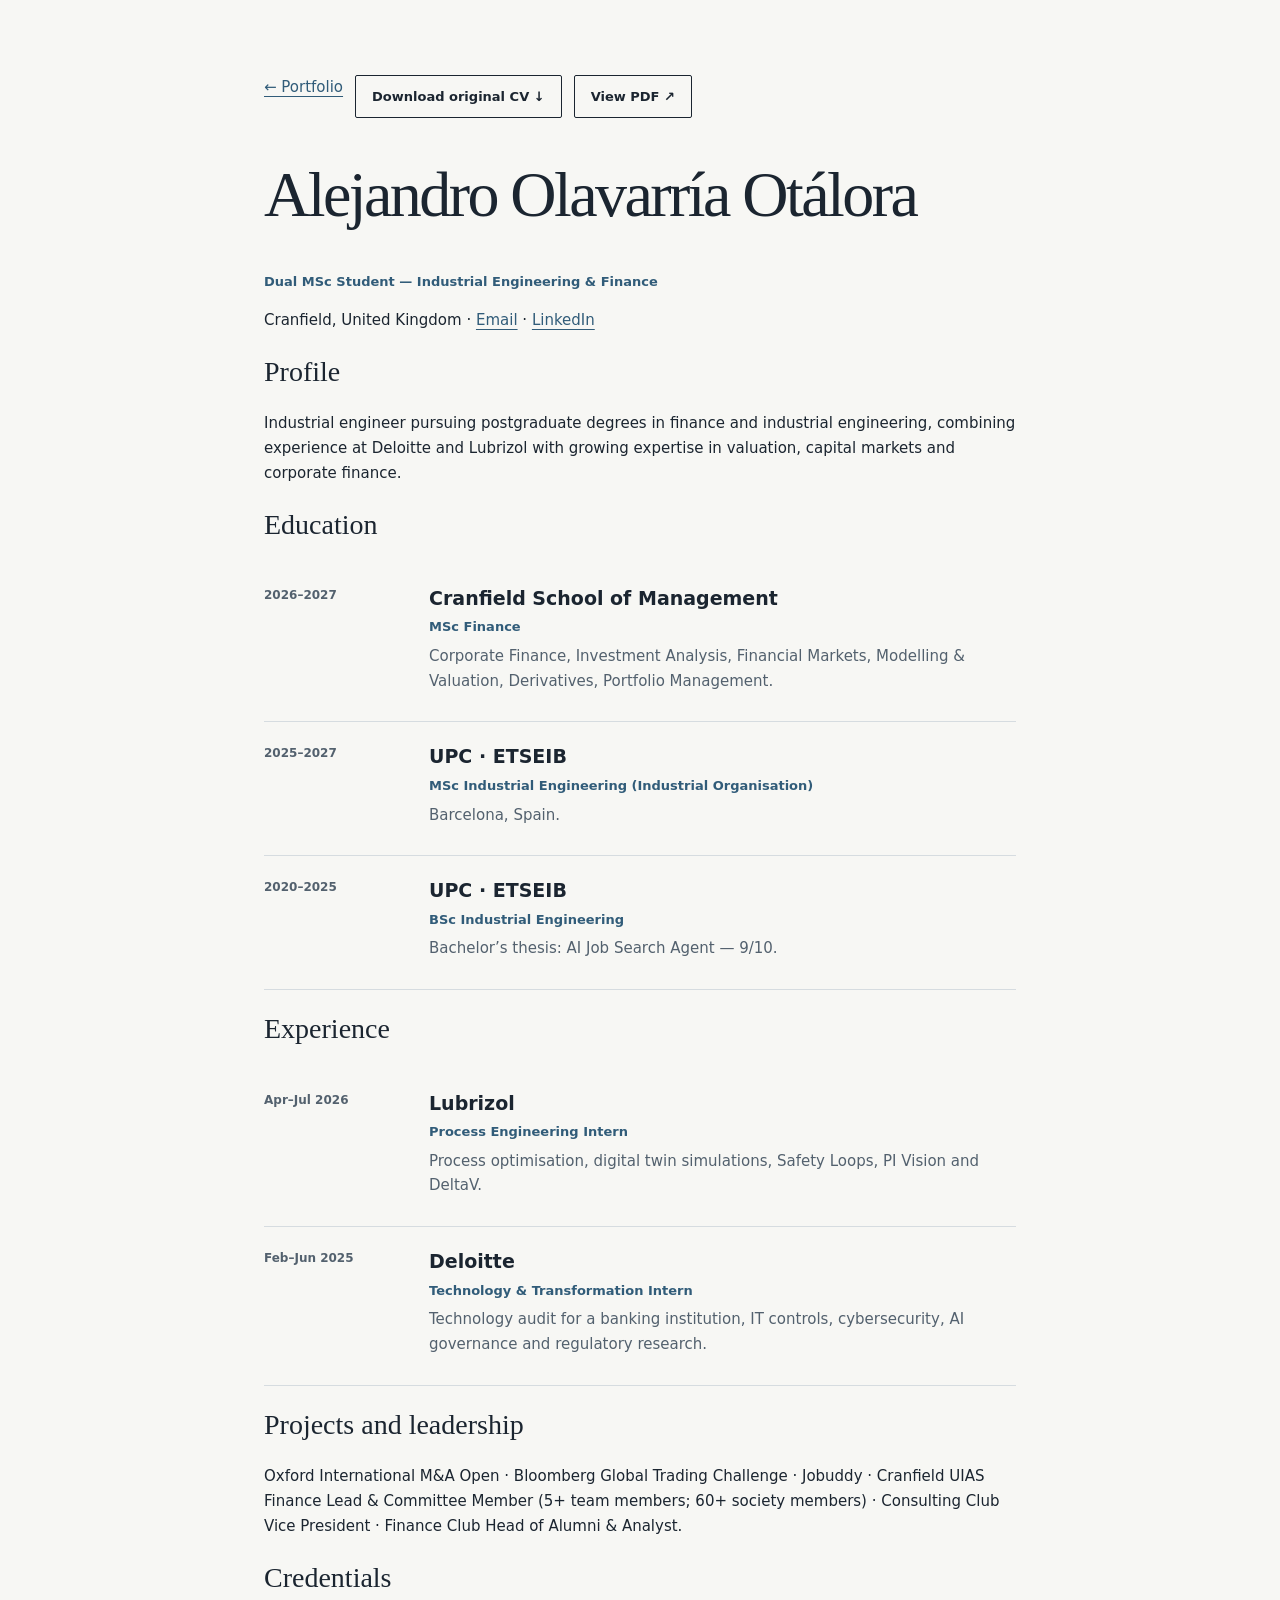
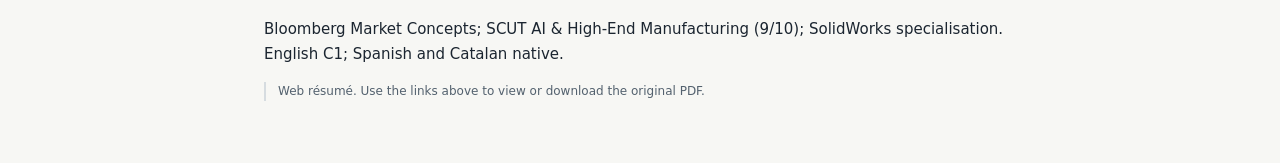
<file: v2/cv.html>
<!doctype html><html lang="en"><head><meta charset="utf-8"><meta name="viewport" content="width=device-width,initial-scale=1"><meta name="robots" content="noindex, follow"><title>CV | Alejandro Olavarría</title><link rel="icon" type="image/svg+xml" href="/v2/favicon.svg"><link rel="stylesheet" href="/v2/style.css"></head><body><main class="project-page"><div class="actions"><a href="/v2/">← Portfolio</a><a class="btn" href="/v2/Alejandro_Olavarria_CV_EN.pdf" download="Alejandro_Olavarria_CV_EN.pdf">Download original CV ↓</a><a class="btn" href="/v2/Alejandro_Olavarria_CV_EN.pdf" target="_blank" rel="noopener">View PDF ↗</a></div><h1>Alejandro Olavarría Otálora</h1><p class="sub">Dual MSc Student — Industrial Engineering & Finance</p><p>Cranfield, United Kingdom · <a href="mailto:alejandro.olavarria02@gmail.com">Email</a> · <a href="https://www.linkedin.com/in/alejandroolavarria/">LinkedIn</a></p><h2>Profile</h2><p>Industrial engineer pursuing postgraduate degrees in finance and industrial engineering, combining experience at Deloitte and Lubrizol with growing expertise in valuation, capital markets and corporate finance.</p><h2>Education</h2><article class="entry"><div class="date">2026–2027</div><div><h3>Cranfield School of Management</h3><div class="sub">MSc Finance</div><p>Corporate Finance, Investment Analysis, Financial Markets, Modelling & Valuation, Derivatives, Portfolio Management.</p></div></article><article class="entry"><div class="date">2025–2027</div><div><h3>UPC · ETSEIB</h3><div class="sub">MSc Industrial Engineering (Industrial Organisation)</div><p>Barcelona, Spain.</p></div></article><article class="entry"><div class="date">2020–2025</div><div><h3>UPC · ETSEIB</h3><div class="sub">BSc Industrial Engineering</div><p>Bachelor’s thesis: AI Job Search Agent — 9/10.</p></div></article><h2>Experience</h2><article class="entry"><div class="date">Apr–Jul 2026</div><div><h3>Lubrizol</h3><div class="sub">Process Engineering Intern</div><p>Process optimisation, digital twin simulations, Safety Loops, PI Vision and DeltaV.</p></div></article><article class="entry"><div class="date">Feb–Jun 2025</div><div><h3>Deloitte</h3><div class="sub">Technology & Transformation Intern</div><p>Technology audit for a banking institution, IT controls, cybersecurity, AI governance and regulatory research.</p></div></article><h2>Projects and leadership</h2><p>Oxford International M&A Open · Bloomberg Global Trading Challenge · Jobuddy · Cranfield UIAS Finance Lead & Committee Member (5+ team members; 60+ society members) · Consulting Club Vice President · Finance Club Head of Alumni & Analyst.</p><h2>Credentials</h2><p>Bloomberg Market Concepts; SCUT AI & High-End Manufacturing (9/10); SolidWorks specialisation. English C1; Spanish and Catalan native.</p><p class="note">Web résumé. Use the links above to view or download the original PDF.</p></main></body></html>
</file>
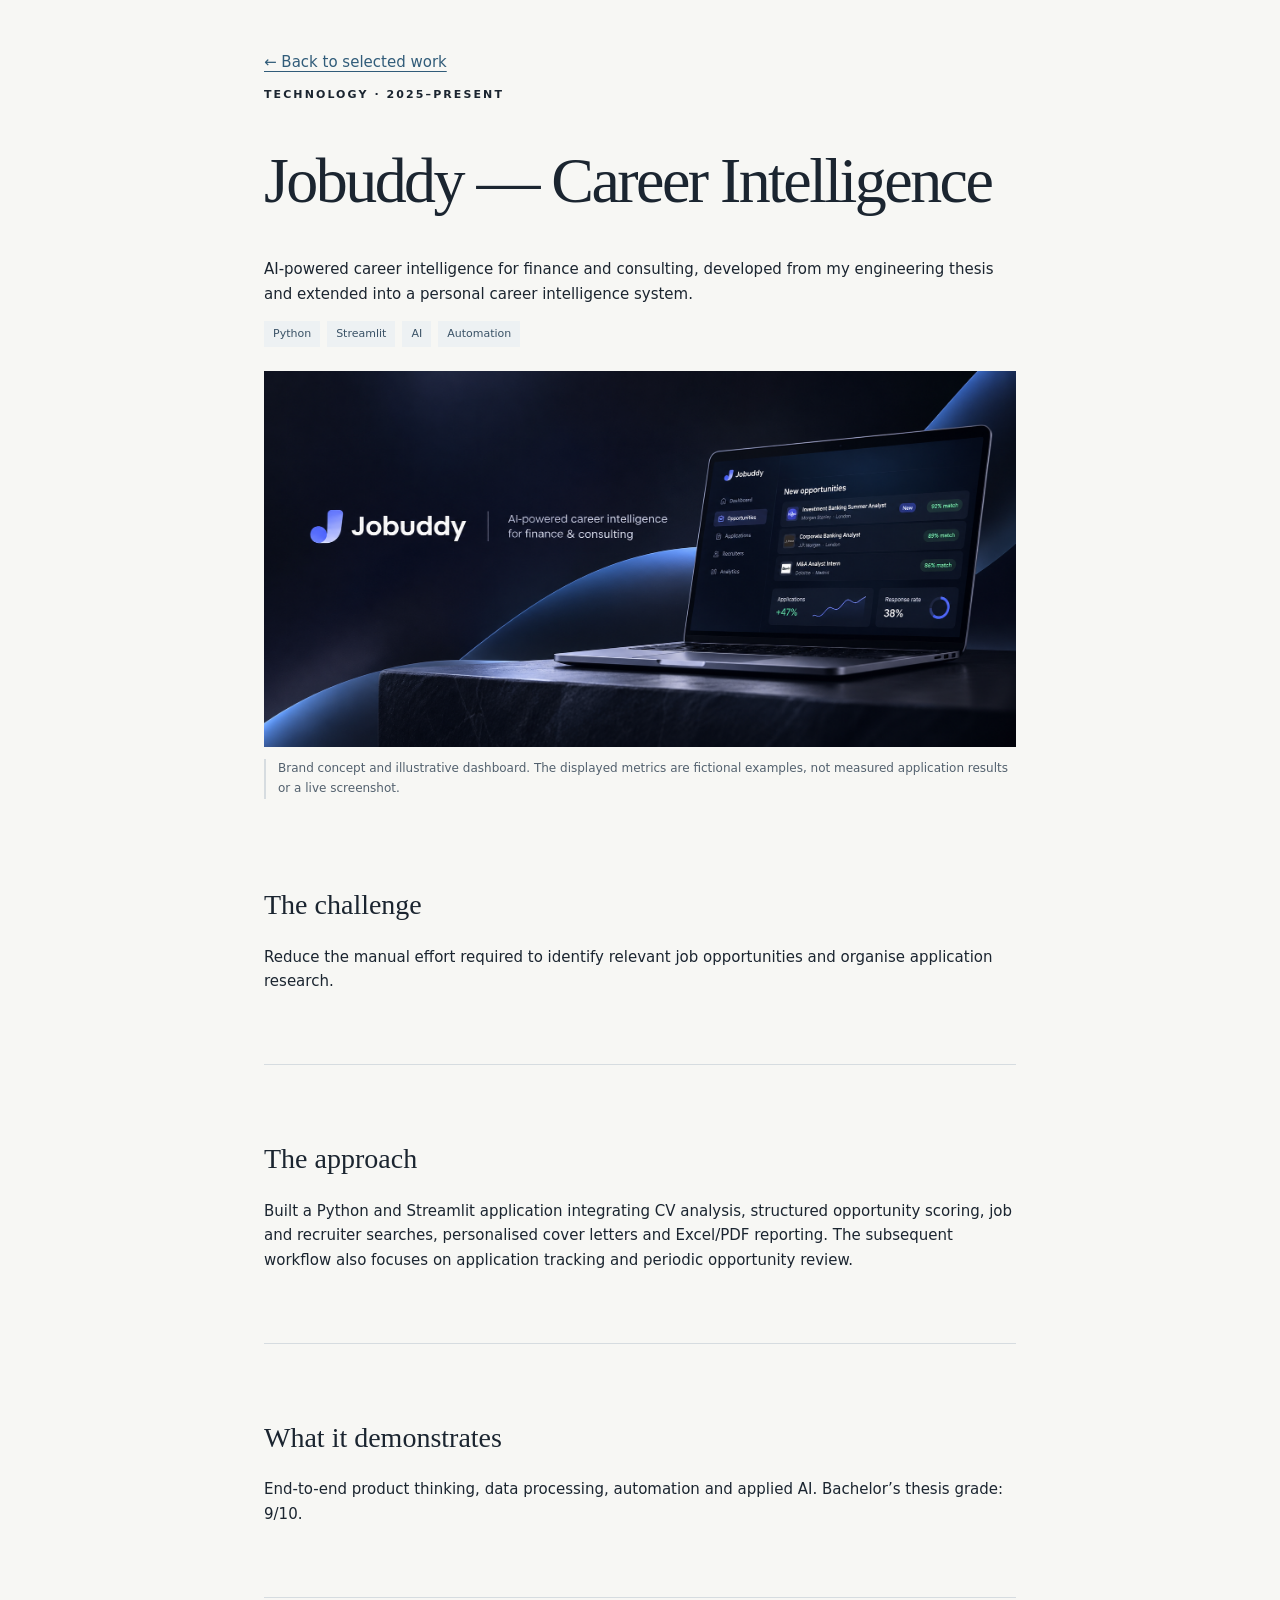
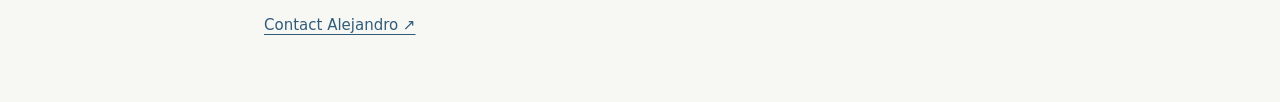
<file: v2/job.html>
<!doctype html><html lang="en"><head><meta charset="utf-8"><meta name="viewport" content="width=device-width,initial-scale=1"><meta name="robots" content="noindex, follow"><title>Jobuddy — Career Intelligence | Alejandro Olavarría</title><link rel="icon" type="image/svg+xml" href="/v2/favicon.svg"><link rel="stylesheet" href="/v2/style.css?v=20261127-2"></head><body><main class="project-page"><a href="/v2/#projects">← Back to selected work</a><p class="eyebrow">Technology · 2025–present</p><h1>Jobuddy — Career Intelligence</h1><p>AI-powered career intelligence for finance and consulting, developed from my engineering thesis and extended into a personal career intelligence system.</p><div class="tags"><span>Python</span><span>Streamlit</span><span>AI</span><span>Automation</span></div><div class="project-visual project-banner"><img src="/v2/assets/Banner%20promocional%20de%20Jobuddy%20con%20panel%20financiero.png" alt="Jobuddy career intelligence — illustrative product dashboard" width="1728" height="864" decoding="async"></div><p class="note">Brand concept and illustrative dashboard. The displayed metrics are fictional examples, not measured application results or a live screenshot.</p><section><h2>The challenge</h2><p>Reduce the manual effort required to identify relevant job opportunities and organise application research.</p></section><section><h2>The approach</h2><p>Built a Python and Streamlit application integrating CV analysis, structured opportunity scoring, job and recruiter searches, personalised cover letters and Excel/PDF reporting. The subsequent workflow also focuses on application tracking and periodic opportunity review.</p></section><section><h2>What it demonstrates</h2><p>End-to-end product thinking, data processing, automation and applied AI. Bachelor’s thesis grade: 9/10. </p></section><p><a href="/v2/#contact">Contact Alejandro ↗</a></p></main></body></html>
</file>
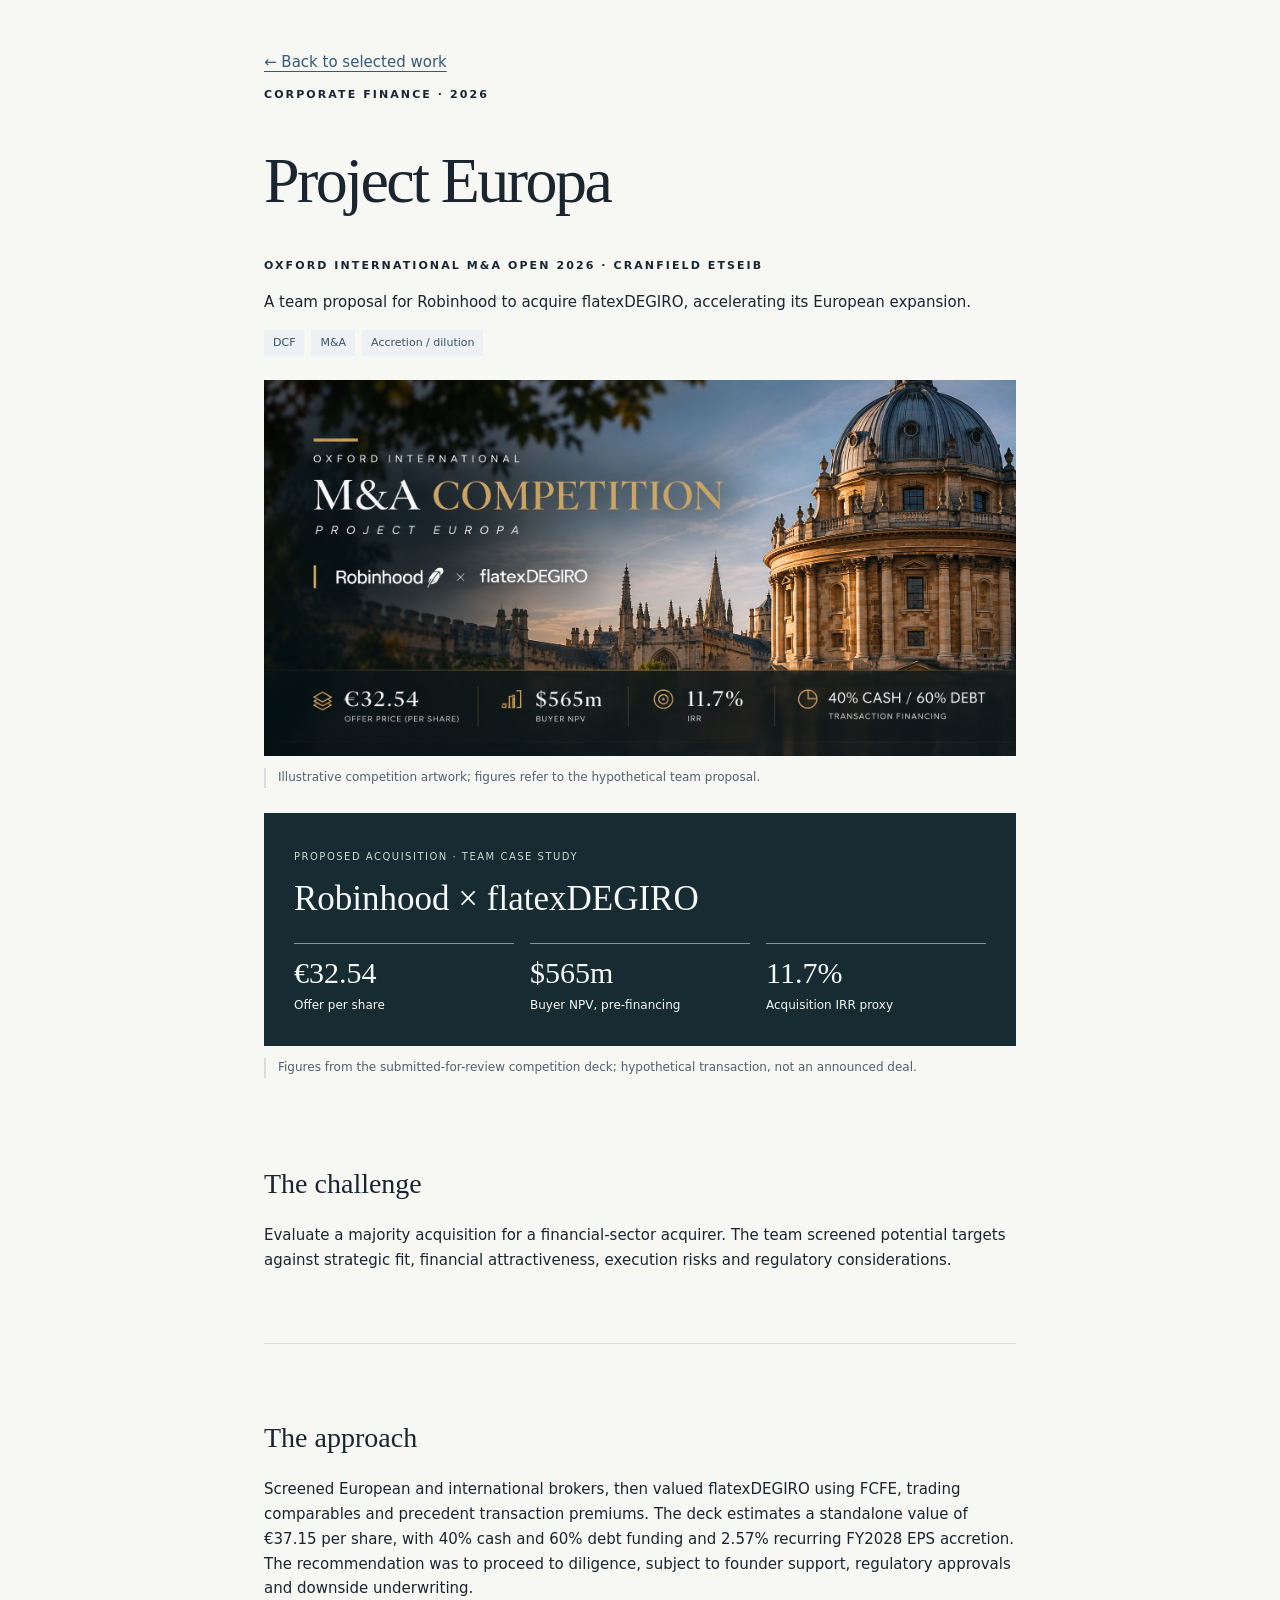
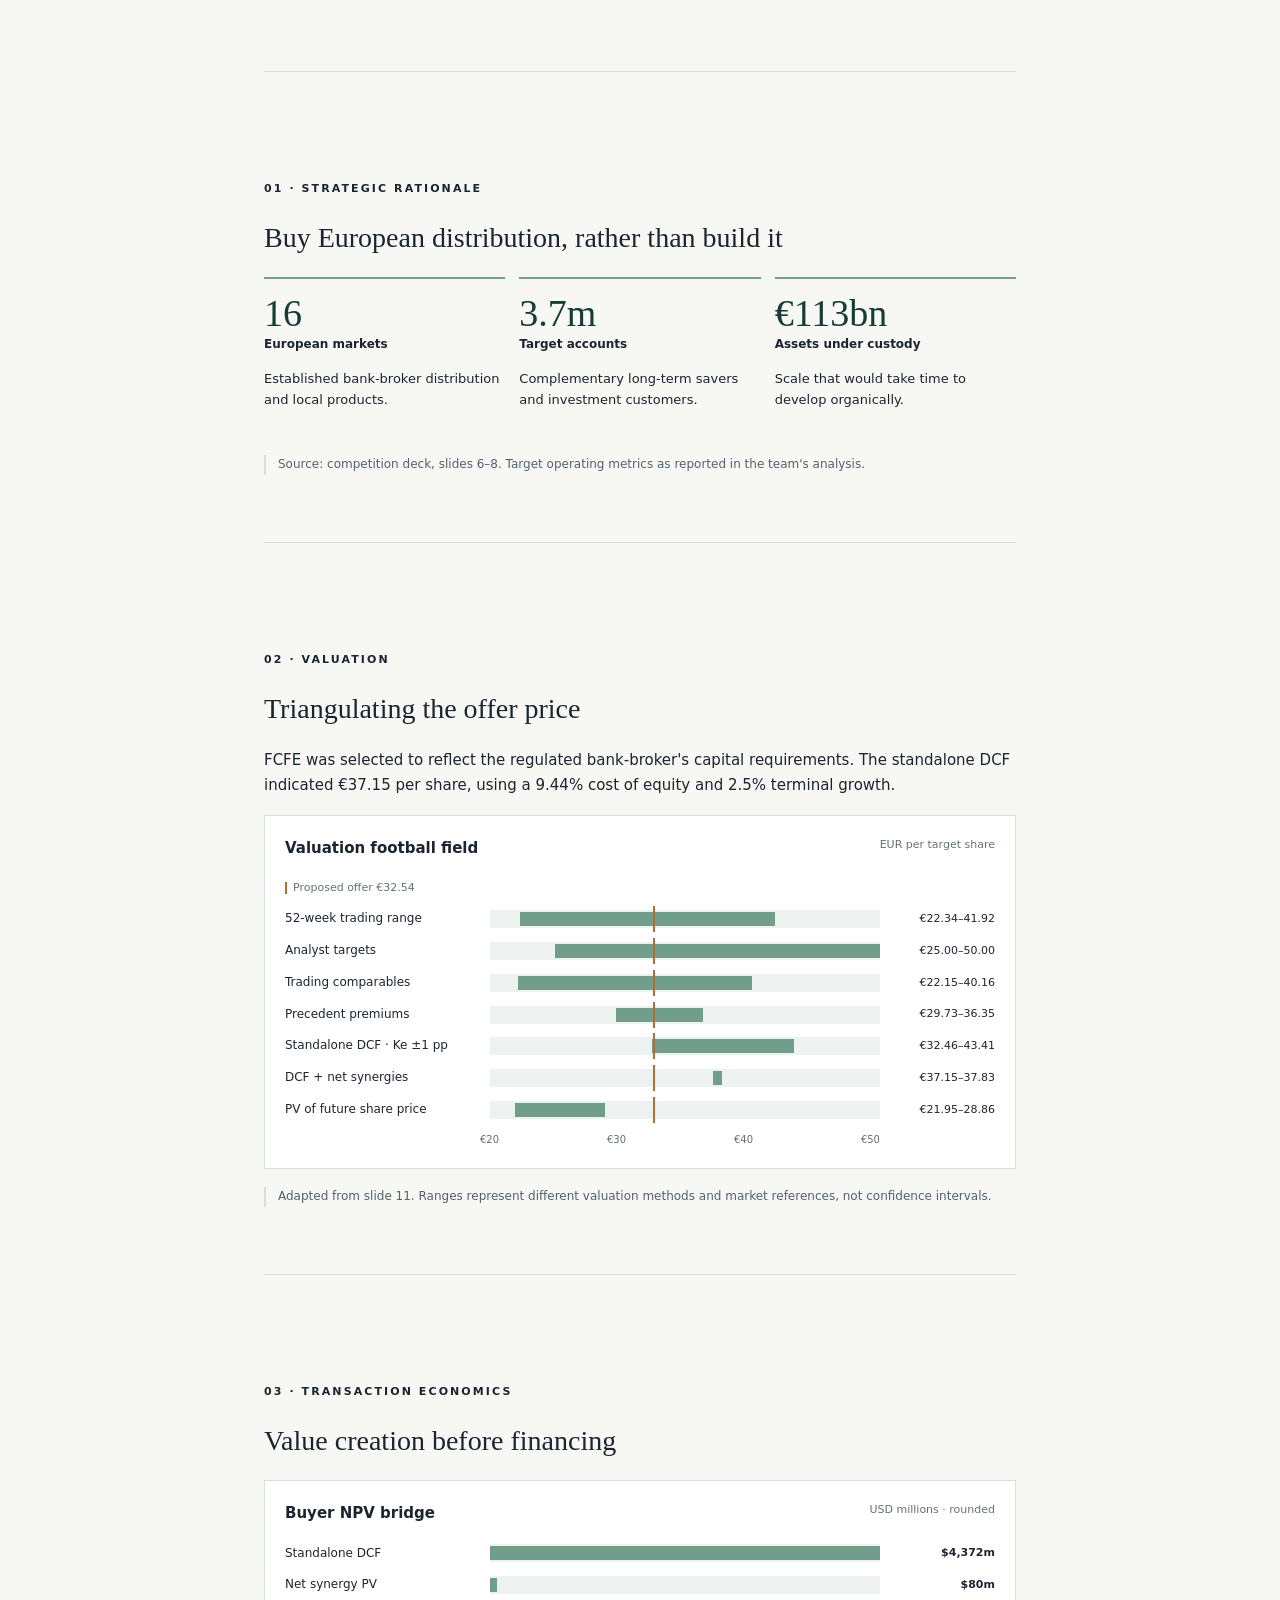
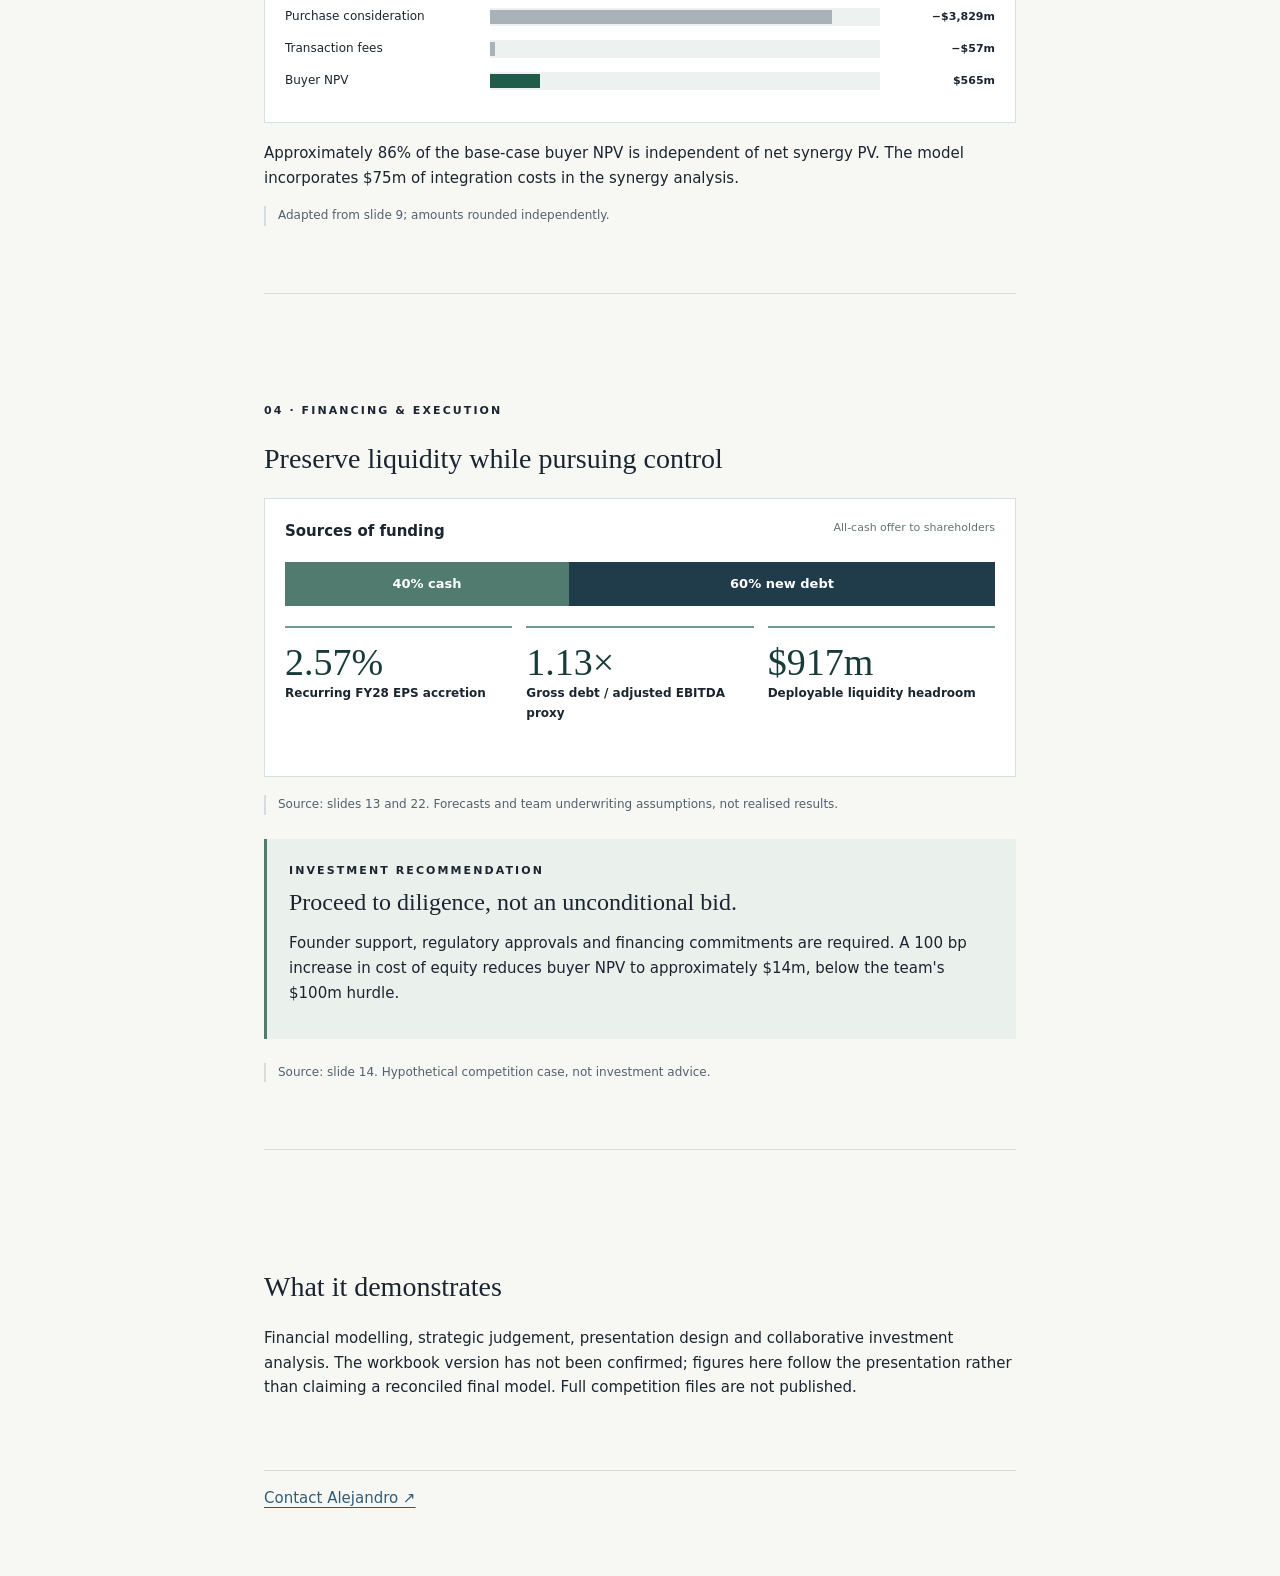
<file: v2/ma.html>
<!doctype html><html lang="en"><head><meta charset="utf-8"><meta name="viewport" content="width=device-width,initial-scale=1"><meta name="robots" content="noindex, follow"><title>Oxford International M&A Open | Alejandro Olavarría</title><link rel="icon" type="image/svg+xml" href="/v2/favicon.svg"><link rel="stylesheet" href="/v2/style.css"><style>.case-analysis{margin:42px 0}.case-analysis .eyebrow{margin-bottom:6px}.case-grid{display:grid;grid-template-columns:repeat(3,minmax(0,1fr));gap:14px;margin:20px 0}.case-grid>div{border-top:2px solid #739c91;padding:12px 0}.case-grid strong{display:block;font:400 clamp(24px,4vw,38px) Georgia,serif;color:#173c38}.case-grid span{display:block;font-size:12px;font-weight:600}.case-grid p{font-size:13px}.case-chart{background:#fff;border:1px solid #d8e0df;padding:20px;margin:18px 0}.chart-head{display:flex;justify-content:space-between;gap:10px;font-weight:600;margin-bottom:18px}.chart-head small,.ff-legend{font-size:11px;color:#64746f;font-weight:400}.ff-legend{display:flex;align-items:center;gap:6px;margin-bottom:12px}.ff-legend i{height:12px;border-left:2px solid #b66c36}.ff-row,.bridge-row{display:grid;grid-template-columns:minmax(110px,1fr) minmax(100px,2fr) 105px;gap:10px;align-items:center;margin:12px 0;font-size:12px}.ff-row small,.bridge-row strong{text-align:right;font-size:11px;font-variant-numeric:tabular-nums}.ff-track,.bridge-track{position:relative;background:#edf1ef;height:18px}.ff-range,.ff-offer,.bridge-track i{position:absolute;top:2px;bottom:2px;background:#709e8b}.ff-offer{left:41.8%;width:2px;background:#b66c36;top:-4px;bottom:-4px;z-index:2}.ff-axis{display:flex;justify-content:space-between;margin:8px 115px 0 calc((100% - 125px)/3);font-size:10px;color:#62716d}.bridge-track i{left:0}.bridge-track .negative{background:#a9b2b8}.bridge-track .total{background:#205c4a}.fund-bar{display:flex;color:white;font-size:13px;font-weight:600;min-height:44px}.fund-bar span{display:flex;align-items:center;justify-content:center;background:#507b6e;width:40%}.fund-bar span+span{background:#203b4a;width:60%}.case-verdict{background:#eaf0ec;border-left:3px solid #507b6e;padding:18px 22px;margin:24px 0}.case-verdict h3{font:400 24px Georgia,serif;margin:8px 0}@media(max-width:600px){.case-grid{grid-template-columns:1fr}.case-chart{padding:12px}.ff-row,.bridge-row{grid-template-columns:1fr 85px;gap:5px}.ff-track,.bridge-track{grid-row:2;grid-column:1/-1}.ff-row small,.bridge-row strong{grid-row:1;grid-column:2}.ff-axis{margin:10px 0}.chart-head{flex-direction:column}}</style></head><body><main class="project-page"><a href="/v2/#projects">← Back to selected work</a><p class="eyebrow">Corporate finance · 2026</p><h1>Project Europa</h1><p class="eyebrow">Oxford International M&amp;A Open 2026 · Cranfield ETSEIB</p><p>A team proposal for Robinhood to acquire flatexDEGIRO, accelerating its European expansion.</p><div class="tags"><span>DCF</span><span>M&A</span><span>Accretion / dilution</span></div><div class="project-visual project-banner"><img src="/v2/assets/Competici%C3%B3n%20M%26A%20en%20Oxford%20al%20atardecer.png" alt="Oxford International M&A Open — Project Europa, hypothetical acquisition case" width="1728" height="864" decoding="async"></div><p class="note">Illustrative competition artwork; figures refer to the hypothetical team proposal.</p><div class="deal-hero"><span>PROPOSED ACQUISITION · TEAM CASE STUDY</span><h2>Robinhood × flatexDEGIRO</h2><div class="deal-metrics"><div><strong>€32.54</strong>Offer per share</div><div><strong>$565m</strong>Buyer NPV, pre-financing</div><div><strong>11.7%</strong>Acquisition IRR proxy</div></div></div><p class="note">Figures from the submitted-for-review competition deck; hypothetical transaction, not an announced deal.</p><section><h2>The challenge</h2><p>Evaluate a majority acquisition for a financial-sector acquirer. The team screened potential targets against strategic fit, financial attractiveness, execution risks and regulatory considerations.</p></section><section><h2>The approach</h2><p>Screened European and international brokers, then valued flatexDEGIRO using FCFE, trading comparables and precedent transaction premiums. The deck estimates a standalone value of €37.15 per share, with 40% cash and 60% debt funding and 2.57% recurring FY2028 EPS accretion. The recommendation was to proceed to diligence, subject to founder support, regulatory approvals and downside underwriting.</p></section><section class="case-analysis"><p class="eyebrow">01 · Strategic rationale</p><h2>Buy European distribution, rather than build it</h2><div class="case-grid"><div><strong>16</strong><span>European markets</span><p>Established bank-broker distribution and local products.</p></div><div><strong>3.7m</strong><span>Target accounts</span><p>Complementary long-term savers and investment customers.</p></div><div><strong>€113bn</strong><span>Assets under custody</span><p>Scale that would take time to develop organically.</p></div></div><p class="note">Source: competition deck, slides 6–8. Target operating metrics as reported in the team's analysis.</p></section>
<section class="case-analysis"><p class="eyebrow">02 · Valuation</p><h2>Triangulating the offer price</h2><p>FCFE was selected to reflect the regulated bank-broker's capital requirements. The standalone DCF indicated €37.15 per share, using a 9.44% cost of equity and 2.5% terminal growth.</p><div class="case-chart"><div class="chart-head"><span>Valuation football field</span><small>EUR per target share</small></div><div class="ff-legend"><i></i> Proposed offer €32.54</div><div class="ff-row"><span>52-week trading range</span><div class="ff-track"><i class="ff-range" style="left:7.8%;width:65.26666666666667%"></i><i class="ff-offer"></i></div><small>€22.34–41.92</small></div><div class="ff-row"><span>Analyst targets</span><div class="ff-track"><i class="ff-range" style="left:16.666666666666664%;width:83.33333333333334%"></i><i class="ff-offer"></i></div><small>€25.00–50.00</small></div><div class="ff-row"><span>Trading comparables</span><div class="ff-track"><i class="ff-range" style="left:7.166666666666662%;width:60.033333333333324%"></i><i class="ff-offer"></i></div><small>€22.15–40.16</small></div><div class="ff-row"><span>Precedent premiums</span><div class="ff-track"><i class="ff-range" style="left:32.43333333333334%;width:22.06666666666667%"></i><i class="ff-offer"></i></div><small>€29.73–36.35</small></div><div class="ff-row"><span>Standalone DCF · Ke ±1 pp</span><div class="ff-track"><i class="ff-range" style="left:41.53333333333334%;width:36.49999999999998%"></i><i class="ff-offer"></i></div><small>€32.46–43.41</small></div><div class="ff-row"><span>DCF + net synergies</span><div class="ff-track"><i class="ff-range" style="left:57.166666666666664%;width:2.2666666666666657%"></i><i class="ff-offer"></i></div><small>€37.15–37.83</small></div><div class="ff-row"><span>PV of future share price</span><div class="ff-track"><i class="ff-range" style="left:6.499999999999997%;width:23.03333333333334%"></i><i class="ff-offer"></i></div><small>€21.95–28.86</small></div><div class="ff-axis"><span>€20</span><span>€30</span><span>€40</span><span>€50</span></div></div><p class="note">Adapted from slide 11. Ranges represent different valuation methods and market references, not confidence intervals.</p></section>
<section class="case-analysis"><p class="eyebrow">03 · Transaction economics</p><h2>Value creation before financing</h2><div class="case-chart"><div class="chart-head"><span>Buyer NPV bridge</span><small>USD millions · rounded</small></div><div class="bridge-row"><span>Standalone DCF</span><div class="bridge-track"><i class="" style="width:100%"></i></div><strong>$4,372m</strong></div><div class="bridge-row"><span>Net synergy PV</span><div class="bridge-track"><i class="" style="width:1.8298261665141813%"></i></div><strong>$80m</strong></div><div class="bridge-row"><span>Purchase consideration</span><div class="bridge-track"><i class="negative" style="width:87.580054894785%"></i></div><strong>−$3,829m</strong></div><div class="bridge-row"><span>Transaction fees</span><div class="bridge-track"><i class="negative" style="width:1.303751143641354%"></i></div><strong>−$57m</strong></div><div class="bridge-row"><span>Buyer NPV</span><div class="bridge-track"><i class="total" style="width:12.923147301006404%"></i></div><strong>$565m</strong></div></div><p>Approximately 86% of the base-case buyer NPV is independent of net synergy PV. The model incorporates $75m of integration costs in the synergy analysis.</p><p class="note">Adapted from slide 9; amounts rounded independently.</p></section>
<section class="case-analysis"><p class="eyebrow">04 · Financing & execution</p><h2>Preserve liquidity while pursuing control</h2><div class="case-chart"><div class="chart-head"><span>Sources of funding</span><small>All-cash offer to shareholders</small></div><div class="fund-bar"><span>40% cash</span><span>60% new debt</span></div><div class="case-grid"><div><strong>2.57%</strong><span>Recurring FY28 EPS accretion</span></div><div><strong>1.13×</strong><span>Gross debt / adjusted EBITDA proxy</span></div><div><strong>$917m</strong><span>Deployable liquidity headroom</span></div></div></div><p class="note">Source: slides 13 and 22. Forecasts and team underwriting assumptions, not realised results.</p><div class="case-verdict"><span class="eyebrow">Investment recommendation</span><h3>Proceed to diligence, not an unconditional bid.</h3><p>Founder support, regulatory approvals and financing commitments are required. A 100 bp increase in cost of equity reduces buyer NPV to approximately $14m, below the team's $100m hurdle.</p></div><p class="note">Source: slide 14. Hypothetical competition case, not investment advice.</p></section><section><h2>What it demonstrates</h2><p>Financial modelling, strategic judgement, presentation design and collaborative investment analysis. The workbook version has not been confirmed; figures here follow the presentation rather than claiming a reconciled final model. Full competition files are not published.</p></section><p><a href="/v2/#contact">Contact Alejandro ↗</a></p></main></body></html>
</file>
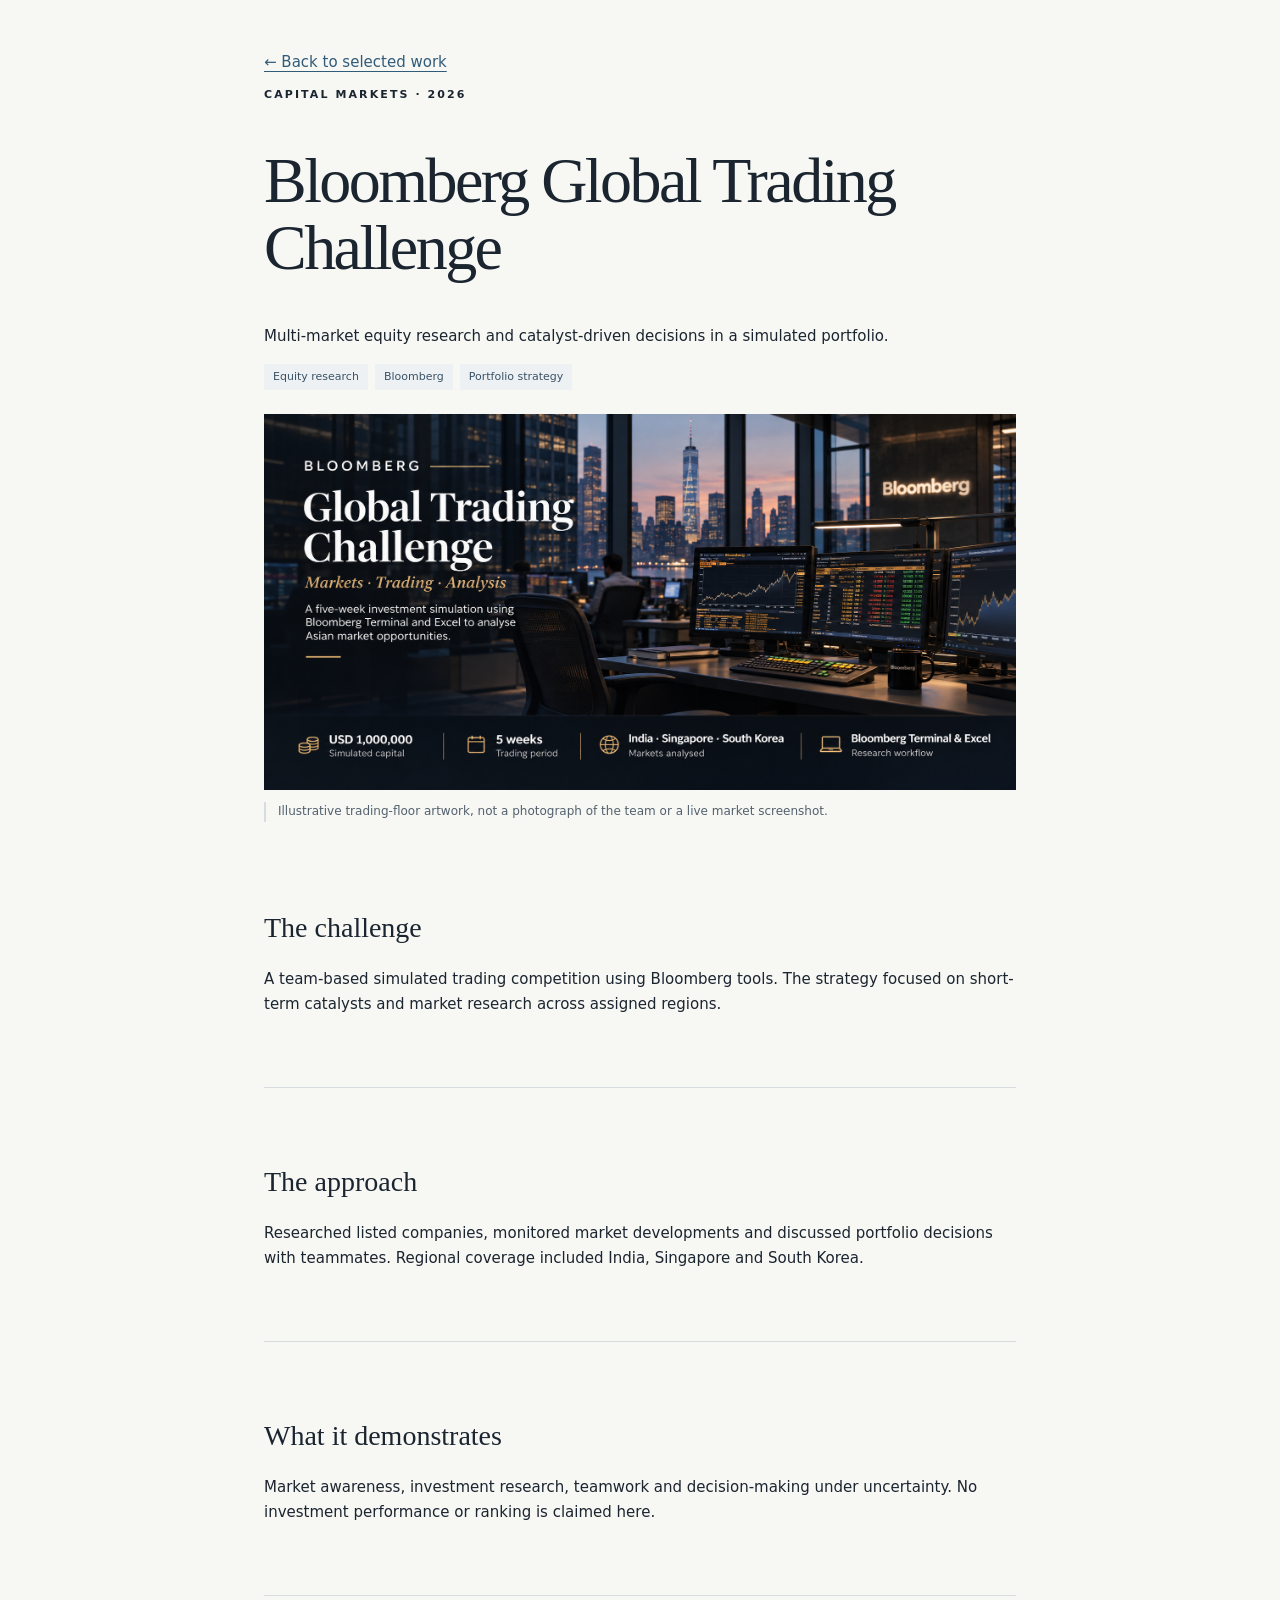
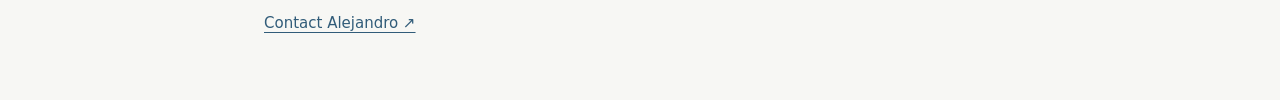
<file: v2/markets.html>
<!doctype html><html lang="en"><head><meta charset="utf-8"><meta name="viewport" content="width=device-width,initial-scale=1"><meta name="robots" content="noindex, follow"><title>Bloomberg Global Trading Challenge | Alejandro Olavarría</title><link rel="icon" type="image/svg+xml" href="/v2/favicon.svg"><link rel="stylesheet" href="/v2/style.css"></head><body><main class="project-page"><a href="/v2/#projects">← Back to selected work</a><p class="eyebrow">Capital markets · 2026</p><h1>Bloomberg Global Trading Challenge</h1><p>Multi-market equity research and catalyst-driven decisions in a simulated portfolio.</p><div class="tags"><span>Equity research</span><span>Bloomberg</span><span>Portfolio strategy</span></div><div class="project-visual project-banner"><img src="/v2/assets/Desaf%C3%ADo%20Global%20de%20Trading%20en%20Bloomberg.png" alt="Bloomberg Global Trading Challenge — illustrative New York trading floor" width="1728" height="864" decoding="async"></div><p class="note">Illustrative trading-floor artwork, not a photograph of the team or a live market screenshot.</p><section><h2>The challenge</h2><p>A team-based simulated trading competition using Bloomberg tools. The strategy focused on short-term catalysts and market research across assigned regions.</p></section><section><h2>The approach</h2><p>Researched listed companies, monitored market developments and discussed portfolio decisions with teammates. Regional coverage included India, Singapore and South Korea.</p></section><section><h2>What it demonstrates</h2><p>Market awareness, investment research, teamwork and decision-making under uncertainty. No investment performance or ranking is claimed here.</p></section><p><a href="/v2/#contact">Contact Alejandro ↗</a></p></main></body></html>
</file>
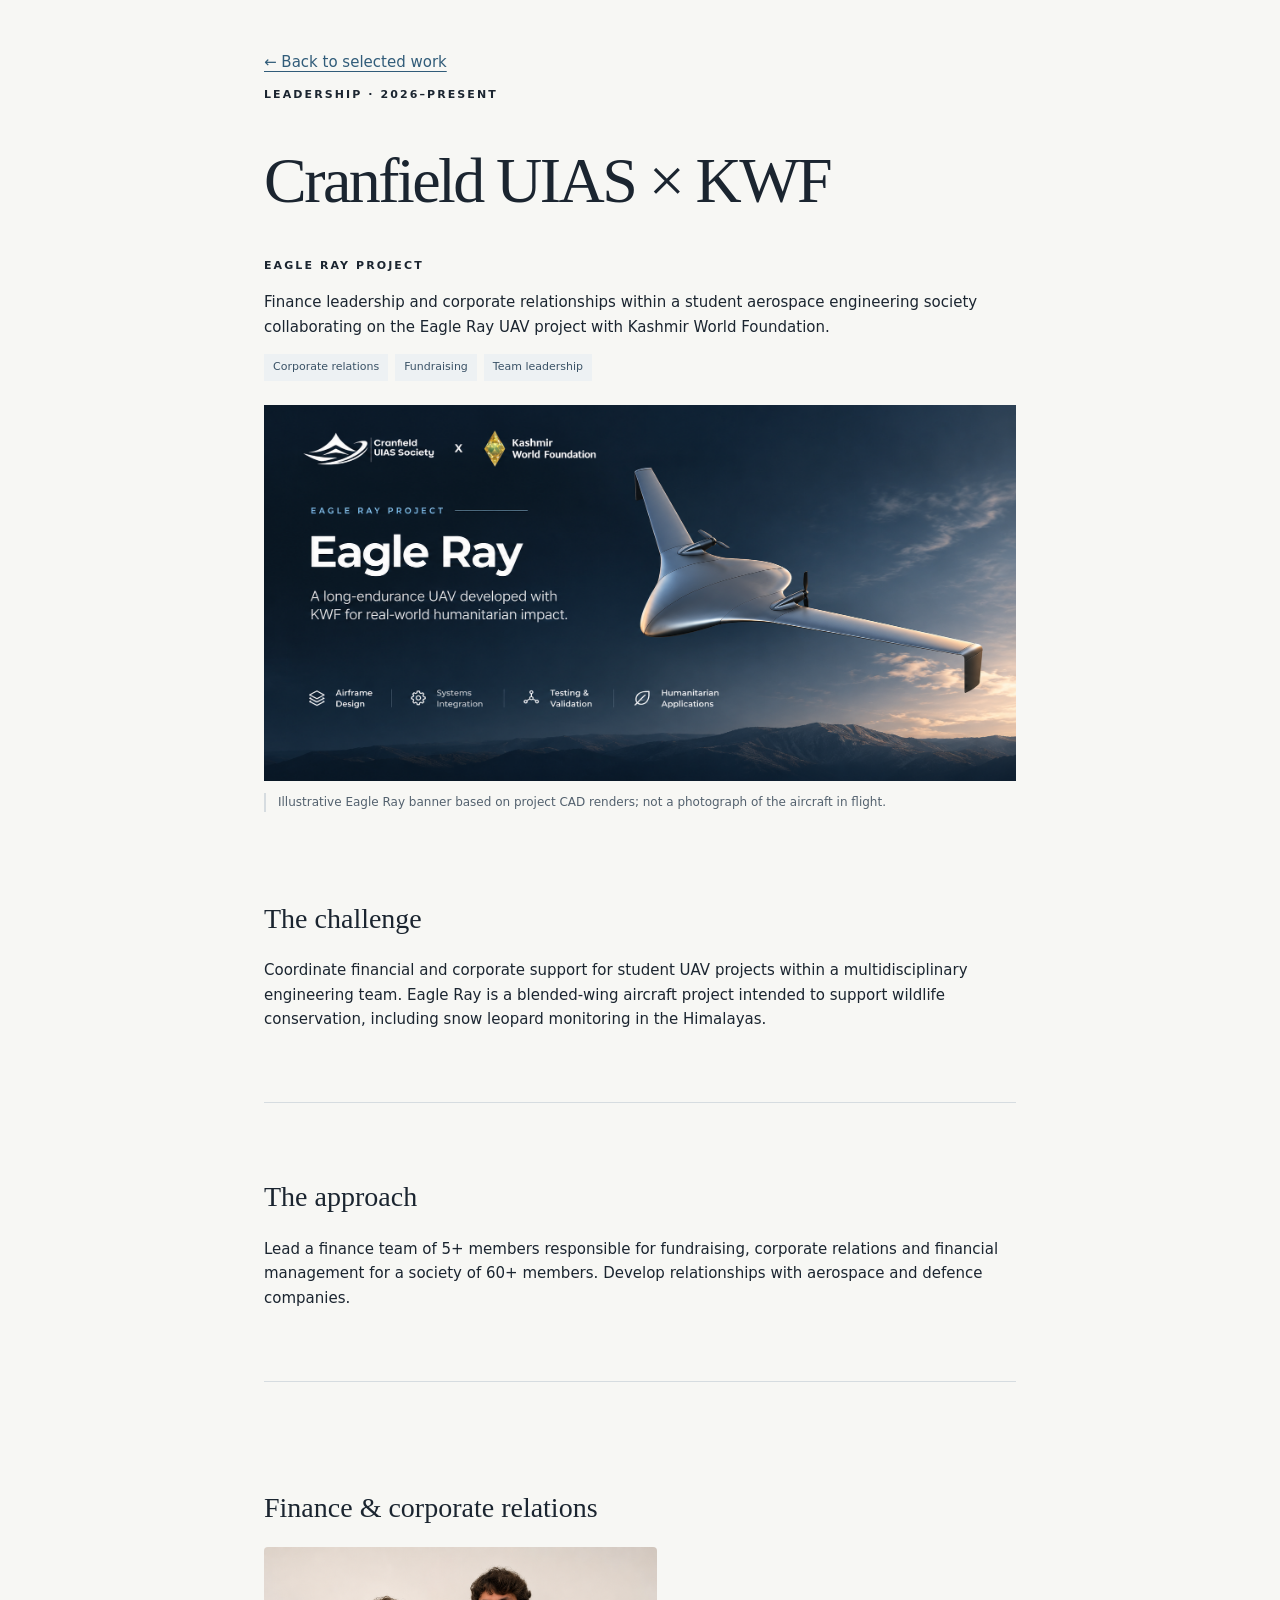
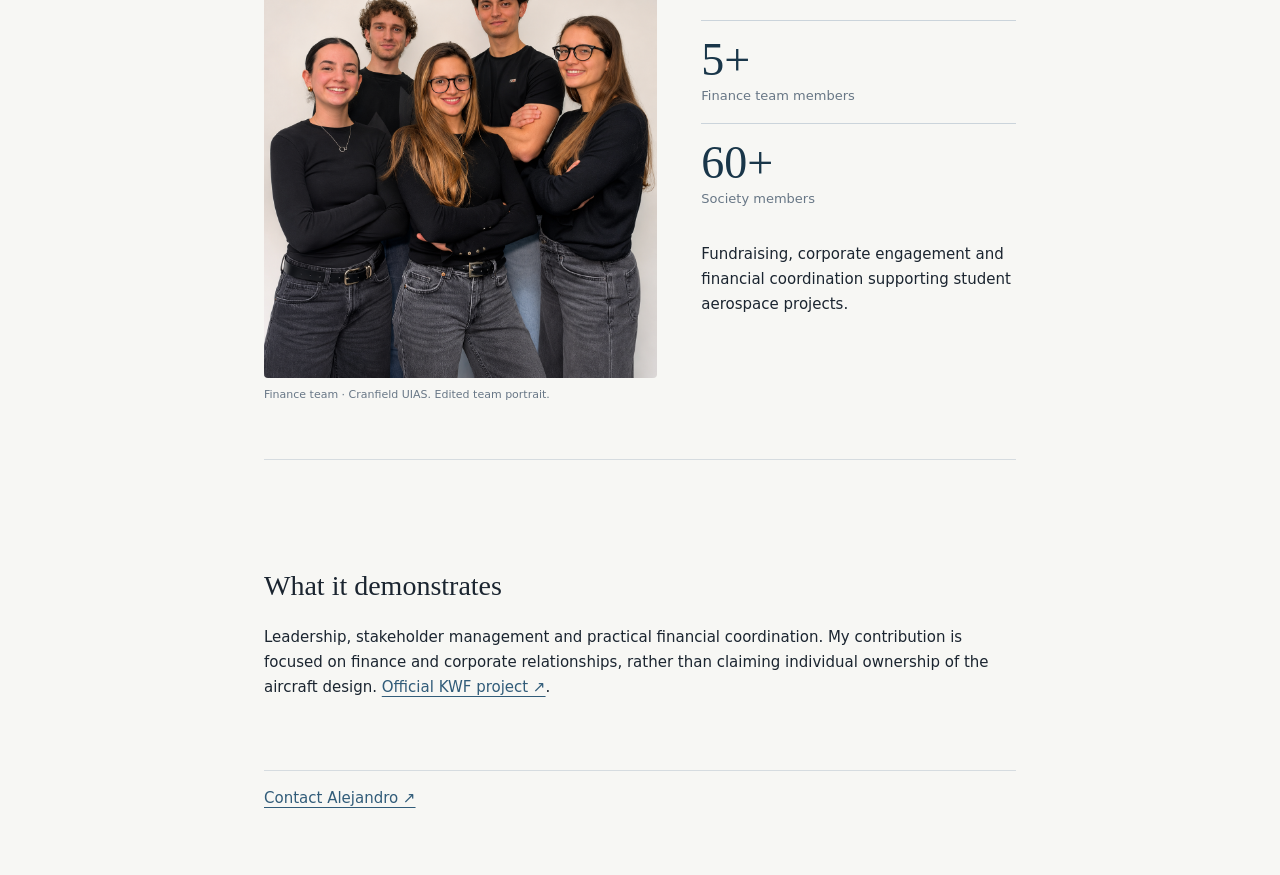
<file: v2/uav.html>
<!doctype html><html lang="en"><head><meta charset="utf-8"><meta name="viewport" content="width=device-width,initial-scale=1"><meta name="robots" content="noindex, follow"><title>Cranfield UIAS | Alejandro Olavarría</title><link rel="icon" type="image/svg+xml" href="/v2/favicon.svg"><link rel="stylesheet" href="/v2/style.css?v=20261127-2"></head><body><main class="project-page"><a href="/v2/#projects">← Back to selected work</a><p class="eyebrow">Leadership · 2026–present</p><h1>Cranfield UIAS × KWF</h1><p class="eyebrow">Eagle Ray project</p><p>Finance leadership and corporate relationships within a student aerospace engineering society collaborating on the Eagle Ray UAV project with Kashmir World Foundation.</p><div class="tags"><span>Corporate relations</span><span>Fundraising</span><span>Team leadership</span></div><div class="project-visual project-banner"><img src="/v2/assets/Eagle%20Ray_%20Innovaci%C3%B3n%20Aeroespacial%20Humanitaria.png" alt="Eagle Ray — conceptual aircraft illustration based on project CAD" width="1728" height="864" decoding="async"></div><p class="note">Illustrative Eagle Ray banner based on project CAD renders; not a photograph of the aircraft in flight.</p><section><h2>The challenge</h2><p>Coordinate financial and corporate support for student UAV projects within a multidisciplinary engineering team. Eagle Ray is a blended-wing aircraft project intended to support wildlife conservation, including snow leopard monitoring in the Himalayas.</p></section><section><h2>The approach</h2><p>Lead a finance team of 5+ members responsible for fundraising, corporate relations and financial management for a society of 60+ members. Develop relationships with aerospace and defence companies.</p></section><section class="team-section"><h2>Finance &amp; corporate relations</h2><div class="team-layout"><figure><img src="/v2/assets/Retrato%20de%20equipo%20sonriente%20en%20estudio.png" alt="Portrait of the Cranfield UIAS finance team" loading="lazy" decoding="async"><figcaption>Finance team · Cranfield UIAS. Edited team portrait.</figcaption></figure><div class="team-stats"><div><strong>5+</strong><span>Finance team members</span></div><div><strong>60+</strong><span>Society members</span></div><p>Fundraising, corporate engagement and financial coordination supporting student aerospace projects.</p></div></div></section><section><h2>What it demonstrates</h2><p>Leadership, stakeholder management and practical financial coordination. My contribution is focused on finance and corporate relationships, rather than claiming individual ownership of the aircraft design. <a href="https://www.kashmirworldfoundation.org/Projects/eagle-ray-drone-" target="_blank" rel="noopener">Official KWF project ↗</a>.</p></section><p><a href="/v2/#contact">Contact Alejandro ↗</a></p></main></body></html>
</file>
<file: v2/style.css>
:root{--paper:#f7f7f4;--ink:#1b2530;--muted:#53616e;--line:#d6dce0;--accent:#315c79;--side:220px}*{box-sizing:border-box}html{scroll-behavior:smooth}body{margin:0;background:var(--paper);color:var(--ink);font:15px/1.65 system-ui,-apple-system,BlinkMacSystemFont,"Segoe UI",sans-serif}a{color:var(--accent);text-underline-offset:4px}button,a{touch-action:manipulation}a:focus-visible,button:focus-visible{outline:3px solid #6da8c9;outline-offset:4px}.sidebar{position:fixed;inset:0 auto 0 0;width:var(--side);padding:34px 23px;background:#161e27;color:#fff;display:flex;flex-direction:column;z-index:10}.mark{font:400 48px/1 Georgia,serif;letter-spacing:-.08em;color:white;text-decoration:none}.brand{font-size:11px;letter-spacing:.15em;line-height:1.6;margin:14px 0 38px;color:#c6d0da}.sidebar nav{display:grid;gap:4px}.sidebar nav a{display:flex;gap:12px;text-decoration:none;color:#b8c5d1;padding:9px 7px;border-left:2px solid transparent;font-size:13px}.sidebar nav a.active,.sidebar nav a:hover{color:#fff;border-color:#a9c9df;background:#ffffff08}.sidebar nav small{color:#8ea3b6;font-size:10px;padding-top:3px}.sidebar-bottom{margin-top:auto;font-size:11px;color:#aebdcb}.sidebar-bottom a{color:#fff}.preview{font-size:10px;letter-spacing:.12em;text-transform:uppercase}.main{margin-left:var(--side);max-width:1700px}.content{max-width:1280px;margin:auto;padding:0 5vw}.hero{position:relative;background:#242c34;color:#fff;isolation:isolate;min-height:540px;display:flex;align-items:flex-end;padding:68px 5vw;overflow:hidden}.hero:before{content:"";position:absolute;inset:0;z-index:-1;background:linear-gradient(90deg,#101820ed 0%,#101820a8 52%,#10182060 100%),url("https://upload.wikimedia.org/wikipedia/commons/b/bc/New_York_in_black_and_white_%28Unsplash%29.jpg") center 53%/cover no-repeat;filter:grayscale(1)}.hero-inner{max-width:1160px;width:100%;margin:auto;display:grid;grid-template-columns:1fr 180px;align-items:end;gap:42px}.kicker,.eyebrow{font-size:11px;text-transform:uppercase;letter-spacing:.19em;font-weight:650}.hero .kicker{color:#d0dce6}.hero h1{font:400 clamp(46px,6.3vw,92px)/.98 Georgia,serif;letter-spacing:-.05em;margin:24px 0}.hero .role{font-size:17px;font-weight:500;color:#e3e8ed}.hero p{max-width:570px;color:#d7e0e7}.actions{display:flex;gap:12px;flex-wrap:wrap;margin-top:25px}.btn{display:inline-flex;align-items:center;gap:8px;padding:10px 16px;border:1px solid currentColor;text-decoration:none;font-size:13px;font-weight:600;border-radius:2px;background:transparent;color:inherit}.hero .btn.primary{background:white;color:#17222c;border-color:white}.btn:hover{opacity:.8}.portrait{width:100%;aspect-ratio:4/5;object-fit:cover;object-position:center;border:1px solid #dce4eb;background:#252f3b}.credit{position:absolute;bottom:7px;right:14px;font-size:9px;color:#c3cbd1}.credit a{color:inherit}.metrics{display:grid;grid-template-columns:repeat(4,1fr);border-bottom:1px solid var(--line)}.metric{padding:25px 15px;border-right:1px solid var(--line)}.metric:first-child{padding-left:0}.metric:last-child{border-right:0}.metric strong{display:block;font:400 36px/1.1 Georgia,serif}.metric span{font-size:12px;color:var(--muted)}section{padding:55px 0;border-bottom:1px solid var(--line);scroll-margin-top:24px}.section-head{display:flex;gap:18px;align-items:baseline;margin-bottom:24px}.section-head .eyebrow{color:var(--accent);flex:none}.section-head h2{margin:0;font:400 clamp(30px,3vw,44px)/1.2 Georgia,serif;letter-spacing:-.03em}.intro{color:var(--muted);max-width:700px;margin:-10px 0 26px}.timeline{border-top:1px solid var(--line)}.entry{display:grid;grid-template-columns:140px 1fr;gap:25px;padding:22px 0;border-bottom:1px solid var(--line)}.entry:last-child{border-bottom:0}.date{font-size:12px;color:var(--muted);font-weight:600}.entry h3,.project h3,.lead h3{font-size:19px;line-height:1.3;margin:0 0 6px}.entry p,.lead p,.project p{margin:6px 0;color:var(--muted)}.sub{font-size:13px;color:var(--accent);font-weight:600}.projects{display:grid;grid-template-columns:repeat(2,minmax(0,1fr));gap:20px}.project{background:white;border:1px solid var(--line);display:flex;flex-direction:column;overflow:hidden}.project-visual{height:155px;background:#202c39;color:#fff;display:flex;align-items:center;justify-content:center;padding:18px}.project-visual svg{width:100%;height:100%;max-width:300px}.project-body{padding:22px;display:flex;flex-direction:column;flex:1}.project .eyebrow{color:var(--accent);font-size:10px;margin-bottom:10px}.project .link{font-size:13px;font-weight:650;margin-top:auto;padding-top:16px}.tags{display:flex;gap:7px;flex-wrap:wrap;margin:14px 0}.tags span{font-size:11px;background:#edf1f3;color:#3a5266;padding:4px 9px}.leaders{display:grid;grid-template-columns:repeat(3,1fr);gap:20px}.lead{border-top:2px solid #536c80;padding-top:15px}.personal{display:grid;grid-template-columns:repeat(3,1fr);gap:20px}.personal article{border:1px solid var(--line);padding:20px;background:white}.personal strong{display:block;font:400 24px Georgia,serif;margin-bottom:8px}.personal p{color:var(--muted);margin:0}.footer{padding:30px 0;font-size:12px;color:var(--muted)}.project-page{max-width:880px;margin:auto;padding:50px 5vw}.project-page h1{font:400 clamp(38px,5vw,65px)/1.05 Georgia,serif;letter-spacing:-.04em}.project-page h2{font:400 28px Georgia,serif}.project-page .project-visual{height:240px}.project-page p{max-width:760px}.note{font-size:12px;color:var(--muted);border-left:2px solid var(--line);padding-left:12px}.skip{position:absolute;left:-9999px}.skip:focus{left:10px;top:10px;z-index:99;background:white;padding:10px}@media(max-width:1000px){:root{--side:180px}.sidebar{padding:25px 15px}.hero-inner{grid-template-columns:1fr 135px;gap:20px}.hero{min-height:470px}.leaders,.personal{grid-template-columns:1fr}.metrics{grid-template-columns:repeat(2,1fr)}.metric:nth-child(2){border-right:0}.metric:nth-child(3){padding-left:0}}@media(max-width:700px){.sidebar{position:sticky;top:0;width:auto;padding:10px 14px}.mark,.brand,.sidebar-bottom{display:none}.sidebar nav{display:flex;overflow-x:auto;gap:8px}.sidebar nav a{white-space:nowrap;padding:7px;border-left:0;border-bottom:2px solid transparent}.sidebar nav small{display:none}.main{margin:0}.hero{padding:35px 6vw;min-height:0}.hero-inner{grid-template-columns:1fr;gap:20px}.portrait{grid-row:1;width:105px}.hero h1{font-size:48px}.content{padding:0 6vw}.projects{grid-template-columns:1fr}.entry{grid-template-columns:1fr;gap:5px}.section-head{gap:10px}.metric strong{font-size:30px}section{scroll-margin-top:70px;padding:38px 0}}@media(prefers-reduced-motion:reduce){html{scroll-behavior:auto}}@media print{.sidebar,.actions,.credit{display:none}.main{margin:0}.hero{min-height:0;background:white;color:black;padding:20px}.hero:before{display:none}.hero p,.hero .role,.hero .kicker{color:#222}.project,.entry{break-inside:avoid}}
.world-map{display:block;width:100%;height:auto;border:1px solid var(--line)}.map-legend{display:grid;grid-template-columns:repeat(5,1fr);gap:12px;margin-top:18px}.map-legend div{border-left:2px solid #52748e;padding-left:10px}.map-legend strong,.map-legend span{display:block;font-size:12px}.map-legend span{color:var(--muted)}.institution-strip{display:flex;flex-wrap:wrap;justify-content:space-between;gap:22px;padding:24px 0;border-bottom:1px solid var(--line)}.institution-strip a{text-decoration:none;color:var(--ink)}.institution-strip strong{display:block;font-size:20px;letter-spacing:-.04em}.institution-strip small{display:block;color:var(--muted);font-size:10px}@media(max-width:850px){.map-legend{grid-template-columns:repeat(2,1fr)}}
.institution-strip a{flex:1;min-width:100px;display:flex;flex-direction:column;align-items:center;justify-content:center;text-align:center;gap:8px}.institution-logo{width:100%;max-width:125px;height:45px;object-fit:contain;filter:grayscale(1)}.institution-strip a:first-child .institution-logo{height:58px}.institution-strip strong[hidden]{display:none}.journey{display:grid;grid-template-columns:minmax(0,1.45fr) minmax(0,1fr);gap:25px;align-items:start}.map-panel{position:sticky;top:30px}#journey-map{height:460px;background:#e5ebef;border:1px solid var(--line);z-index:0}.map-hint{font-size:11px;color:var(--muted)}.journey-stop{padding:30px 22px;min-height:240px;margin-bottom:18px;background:white;border:1px solid var(--line);border-left:3px solid transparent}.journey-stop.selected{border-left-color:#315c79}.journey-stop h3{font:400 30px Georgia,serif;margin:12px 0}.journey-stop p{color:var(--muted)}@media(max-width:850px){.journey{grid-template-columns:1fr}.map-panel{top:52px;z-index:2;background:var(--paper);padding-bottom:4px}#journey-map{height:260px}.journey-stop{min-height:170px}}
.atlas{display:grid;grid-template-columns:minmax(0,1.1fr) minmax(0,1fr);gap:24px;align-items:start}.atlas-stage{position:sticky;top:24px;min-width:0}.atlas-map{position:relative}.atlas #journey-map{height:clamp(300px,57vh,650px);z-index:0}.atlas-overlay{position:absolute;right:10px;top:10px;background:#17232ddd;color:white;padding:10px;font-size:10px;letter-spacing:.12em;pointer-events:none}.atlas-controls{position:absolute;bottom:28px;left:10px;display:flex;gap:5px}.atlas-controls button,.atlas-nav button,.atlas-controls-inline button,#gallery-close{border:1px solid #ccd6df;background:#fff;color:#17232d;padding:8px;cursor:pointer;font:inherit;font-size:12px}.atlas-nav{display:flex;gap:4px;overflow:auto;margin-top:8px}.atlas-nav button{flex:1;min-width:54px;font-size:10px;line-height:1.3}.atlas-nav small{display:block}.atlas-nav button.selected{background:#17232d;color:white}.atlas-progress{height:3px;background:#dce3e7;margin-top:8px}.atlas-progress i{display:block;height:100%;background:#315c79;width:20%;transition:width .5s}.atlas-card{background:#fff;border:1px solid #d6dce0;margin-bottom:24px;opacity:.8;transition:opacity .5s,box-shadow .5s;scroll-margin:90px;min-width:0}.atlas-card.selected{opacity:1;box-shadow:0 14px 40px #15233118}.atlas-photo{position:relative;height:clamp(220px,32vh,360px);overflow:hidden;background:#263744}.atlas-photo img{width:100%;height:calc(100% + 30px);object-fit:cover;transform:translateY(calc(-15px + var(--parallax,0px))) scale(1.04);transition:transform .8s ease-out}.atlas-card.selected .atlas-photo img{transform:translateY(calc(-15px + var(--parallax,0px))) scale(1.12)}.atlas-title{position:absolute;inset:0;padding:20px;display:flex;flex-direction:column;justify-content:flex-end;color:#fff;background:linear-gradient(0deg,#09131bc9,transparent 80%)}.atlas-title small{letter-spacing:.14em;font-size:10px}.atlas-title h3{font:400 clamp(28px,3vw,46px)/1.05 Georgia,serif;margin:8px 0 0}.atlas-copy{padding:20px}.atlas-copy h4{font:400 25px Georgia,serif;margin:9px 0}.atlas-copy p{color:var(--muted)}.atlas-thumbs{display:grid;grid-template-columns:repeat(auto-fit,minmax(100px,1fr));gap:8px}.atlas-thumbs button{border:0;padding:0;background:#edf1f3;text-align:left;cursor:zoom-in}.atlas-thumbs img{display:block;width:100%;height:120px;object-fit:cover;background:#dce3e7}.atlas-thumbs span{display:block;padding:7px;font-size:11px}.atlas-copy details{font-size:12px;color:var(--muted);margin-top:14px}.atlas-copy summary{cursor:pointer}.photo-link{border:0;background:none;color:var(--accent);text-decoration:underline;cursor:pointer;padding:0}#atlas-gallery{width:min(95vw,1000px);max-height:90vh;background:#17232d;color:white;border:0;padding:20px}#atlas-gallery::backdrop{background:#000c}#atlas-gallery img{display:block;width:100%;max-height:68vh;object-fit:contain}#gallery-close{display:block;margin:0 0 10px auto}.atlas-controls-inline{display:flex;justify-content:space-between}@media(max-width:850px){.atlas{grid-template-columns:1fr}.atlas-stage{top:52px;background:var(--paper);z-index:3;padding-bottom:4px}.atlas #journey-map{height:clamp(180px,28vh,270px)}.atlas-card{opacity:1}}@media(prefers-reduced-motion:reduce){.atlas *{transition:none!important}.atlas-photo img,.atlas-card.selected .atlas-photo img{transform:none;height:100%}}
.institution-logo{filter:none!important}.atlas #journey-map{border-radius:12px;box-shadow:0 12px 34px #1b2e4020}.atlas-map{border-radius:12px;overflow:hidden}.map-photo{position:absolute;right:12px;bottom:32px;width:clamp(120px,32%,210px);background:#fff;border:1px solid #d8e0e5;border-radius:8px;overflow:hidden;box-shadow:0 8px 24px #15233140;pointer-events:none}.map-photo[hidden]{display:none}.map-photo img{display:block;width:100%;height:90px;object-fit:cover;background:#dce3e7}.map-photo div{padding:8px 10px}.map-photo small,.map-photo strong{display:block}.map-photo small{font-size:9px;text-transform:uppercase;letter-spacing:.12em;color:#53616e}.map-photo strong{font:400 16px Georgia,serif}.atlas-overlay{border-radius:5px}.atlas-controls button{border-radius:4px}.atlas-nav button{border-radius:4px}.atlas .leaflet-tile-pane{filter:saturate(.7)}@media(max-width:850px){.map-photo img{height:45px}.map-photo{width:120px;bottom:24px;right:6px}.map-photo div{padding:4px 6px}.map-photo strong{font-size:12px}}
/* Scroll-linked route: photographic caption outside the map, never obscures tiles. */
.atlas-stage>.map-photo{position:relative;inset:auto;width:100%;display:flex;align-items:center;min-height:68px;margin-top:9px;border-radius:6px;pointer-events:auto;box-shadow:none;background:white;overflow:hidden}.atlas-stage>.map-photo[hidden]{display:none}.atlas-stage>.map-photo img{width:112px;height:68px;flex:none;object-fit:cover}.atlas-stage>.map-photo div{padding:9px 13px;min-width:0}.atlas-stage>.map-photo strong{font-size:18px}.atlas-stage>.map-photo small{font-size:10px}.atlas #journey-map{height:clamp(290px,49vh,560px)}.atlas-progress i{transition:none}.atlas-card{margin-bottom:clamp(55px,11vh,115px)}.atlas-card:last-child{margin-bottom:0}@media(max-width:850px){.atlas #journey-map{height:clamp(150px,23vh,235px)}.atlas-stage>.map-photo{min-height:44px;margin-top:5px}.atlas-stage>.map-photo img{width:70px;height:44px}.atlas-stage>.map-photo div{padding:4px 8px}.atlas-stage>.map-photo strong{font-size:13px}.atlas-stage>.map-photo small{font-size:9px}.atlas-card{margin-bottom:45px}}
/* Night atlas */
.atlas-map,.atlas #journey-map{background:#111922;color:#dceaf4}.atlas .leaflet-tile-pane{filter:none}.atlas .leaflet-container{background:#111922}.atlas .leaflet-control-zoom a,.atlas-controls button{background:#1d2a37;color:#edf5fb;border-color:#425565}.atlas .leaflet-control-attribution{background:#14212edb;color:#bdcfdd}.atlas .leaflet-control-attribution a{color:#cce7ff}.atlas .leaflet-tooltip{background:#1c2b38;border-color:#496378;color:#edf5fb}.atlas-overlay{background:#122131e8}.atlas #journey-map{height:clamp(320px,57vh,650px)}.atlas-nav button.selected{background:#172b3b;color:#fff}.atlas-progress i{background:#5d9ebf}@media(max-width:850px){.atlas #journey-map{height:clamp(180px,28vh,280px)}}
/* Keep all compositing surfaces dark, including loading and failed tiles. */
#journey-map,#journey-map.leaflet-container,.atlas-map{background:#111922!important;color-scheme:dark;isolation:isolate}.atlas #journey-map .leaflet-tile{background:transparent!important;box-shadow:none!important;border:0!important;outline:0!important;transition:none!important}.atlas #journey-map .leaflet-tile-container,.atlas #journey-map .leaflet-pane,.atlas #journey-map .leaflet-map-pane{background:transparent!important}.atlas #journey-map .leaflet-tile:not(.leaflet-tile-loaded){visibility:hidden}.atlas #journey-map .leaflet-tile.leaflet-tile-loaded{visibility:inherit;opacity:1!important}.atlas #journey-map .leaflet-zoom-animated{transition:none!important}.atlas #journey-map .leaflet-container img{mix-blend-mode:normal}.atlas #journey-map .leaflet-control-zoom a:hover,.atlas #journey-map .leaflet-control-zoom a:focus{background:#2a4052!important;color:white!important}

/* Slow cinematic atlas: preserve dark backing layer and prevent bright placeholder frames. */
#journey-map .leaflet-tile-pane{background:transparent!important}#journey-map .leaflet-tile{background-color:transparent!important}#journey-map .leaflet-tile-loaded{opacity:1!important}#journey-map .leaflet-tile-pane img{color:transparent!important}#journey-map .leaflet-atlasBase-pane{pointer-events:none}.atlas-progress i{transition:none}.atlas-card{margin-bottom:clamp(80px,15vh,160px)}.atlas-card:last-child{margin-bottom:0}@media(max-width:850px){.atlas-card{margin-bottom:65px}.atlas-card:last-child{margin-bottom:0}}
/* WebGL night atlas */
#journey-map .maplibregl-canvas{outline:none!important;background:#111922}#journey-map .maplibregl-ctrl-attrib{background:#14212e;color:#c7d8e4}#journey-map .maplibregl-ctrl-attrib a{color:#d8ebf8}#journey-map .maplibregl-canvas-container{background:#111922}.atlas-map{background:#111922}.atlas-overlay,.atlas-controls{z-index:3}

/* Keep the final destination in view while the camera settles. */
.atlas-card:last-child{margin-bottom:clamp(170px,43vh,420px)}.atlas-map{box-shadow:0 12px 32px #101d3025}.atlas-overlay{background:#0b1726d9;color:#d7e8f6;border:1px solid #92b3ce26}@media(max-width:850px){.atlas-card:last-child{margin-bottom:clamp(140px,35vh,280px)}}
/* Destination title and deliberate arrival rhythm */
.atlas-destination{position:absolute;left:14px;top:14px;z-index:4;pointer-events:none;max-width:65%;padding:12px 15px;border-left:2px solid #8eb7cd;border-radius:2px;background:linear-gradient(100deg,#081522e8,#08152295);color:#edf6ff;text-shadow:0 1px 8px #0009;backdrop-filter:blur(5px)}.atlas-destination span,.atlas-destination small{display:block;font-size:10px;letter-spacing:.12em;color:#c1d6e5}.atlas-destination strong{display:block;font:400 clamp(20px,2.4vw,32px)/1.12 Georgia,serif;margin:5px 0}.atlas-destination small{letter-spacing:.03em}.atlas-card:last-child{margin-bottom:clamp(240px,55vh,540px)}@media(max-width:850px){.atlas-destination{top:8px;left:8px;padding:7px 9px;max-width:58%}.atlas-destination strong{font-size:18px}.atlas-destination span,.atlas-destination small{font-size:9px}.atlas-card:last-child{margin-bottom:clamp(180px,45vh,380px)}}
/* Wider narrative breathing room and slower country-to-city arrival. */
.atlas-card{margin-bottom:clamp(95px,18vh,190px)}.atlas-card:last-child{margin-bottom:clamp(300px,65vh,650px)}.atlas-destination small:empty{display:none}.atlas-destination strong{transition:color .3s ease}@media(max-width:850px){.atlas-card{margin-bottom:75px}.atlas-card:last-child{margin-bottom:clamp(220px,50vh,420px)}}
/* Extended scroll narrative, compact credits and destination interaction */
.atlas-card{margin-bottom:clamp(200px,40vh,430px)}.atlas-card:last-child{margin-bottom:clamp(340px,72vh,780px)}.atlas-destination{pointer-events:auto}.atlas-explore{display:inline-block;margin-top:8px;border:0;border-bottom:1px solid #9abbd066;background:none;color:#dbeaf4;font:inherit;font-size:11px;cursor:pointer;padding:2px 0;letter-spacing:.02em}.atlas-explore:hover{color:white;border-color:white}.atlas-flag{font-size:13px;vertical-align:middle;margin-left:2px;filter:saturate(.8)}.sidebar-country-flag{font-size:13px;margin-left:4px;opacity:0;transition:opacity .3s}.sidebar nav a[href="#international"].active .sidebar-country-flag{opacity:1}.atlas-credits{display:block;font-size:9px;opacity:.75;line-height:1.4}.atlas-credits a{color:inherit}.experience-details{border-top:1px solid #dbe2e7;border-bottom:1px solid #dbe2e7;padding:12px 0;margin:16px 0!important}.experience-details summary{font-size:12px;color:#315c79;font-weight:600;cursor:pointer}.experience-details summary span{float:right}.experience-details h5{font-size:15px;margin:12px 0 5px;color:#203b4b}.experience-details p{font-size:13px;line-height:1.6;margin:7px 0}.atlas #journey-map .maplibregl-ctrl-attrib{font-size:10px;max-width:calc(100% - 10px)}@media(max-width:850px){.atlas-card{margin-bottom:clamp(120px,25vh,230px)}.atlas-card:last-child{margin-bottom:clamp(240px,55vh,450px)}.atlas-explore{font-size:10px}.atlas-flag{font-size:11px}}
/* Compact cards, controlled scroll and real flag artwork */
.atlas-card{margin-bottom:24px}.atlas-card:last-child{margin-bottom:0}.atlas-flag{display:inline-block;width:18px;height:12px;object-fit:cover;border-radius:2px;vertical-align:middle;filter:saturate(.85);margin-left:3px}.sidebar-country-flag{display:inline-block;width:18px;height:12px;object-fit:cover;border-radius:2px;vertical-align:middle;opacity:.8;margin-left:5px;filter:saturate(.85)}.sidebar nav a[href="#international"].active .sidebar-country-flag{opacity:1}.atlas-stage{align-self:start}.atlas-nav button small{white-space:nowrap}.atlas-card.selected{opacity:1}.atlas-card:not(.selected){opacity:.87}@media(max-width:850px){.atlas-card{margin-bottom:24px}.atlas-card:last-child{margin-bottom:0}.atlas-flag{width:14px;height:10px}}

/* Flags belong only to the destination column; keep it compact. */
.atlas-destinations{display:flex;flex-direction:column;gap:12px;min-width:0;align-self:start}.atlas-destinations .atlas-card,.atlas-destinations .atlas-card:last-child{margin:0!important;min-height:0}.atlas-destinations .atlas-photo{height:clamp(180px,27vh,290px)}.atlas-destinations .atlas-copy{padding:15px 18px}.atlas-destinations .atlas-copy p{margin:6px 0 10px}.atlas-destinations .experience-details{margin:10px 0!important;padding:8px 0}.atlas-destinations .atlas-thumbs img{height:94px}.destination-flag{display:inline-block;width:22px;height:15px;object-fit:cover;border-radius:2px;vertical-align:middle;margin-right:5px;box-shadow:0 1px 5px #0005}.atlas-nav button small{display:block;text-align:center}.atlas-nav button{min-width:0;padding:7px 3px}.atlas-destinations .atlas-title small{display:flex;align-items:center;gap:3px}@media(max-width:850px){.atlas-destinations{gap:12px}.atlas-destinations .atlas-photo{height:210px}.atlas-destinations .atlas-copy{padding:14px}}

/* Final compact destination layout, isolated flag sizing. */
#international .atlas-destinations{display:flex;flex-direction:column;gap:16px!important;align-self:start;min-width:0}#international .atlas-destinations>.atlas-card{margin:0!important;min-height:0!important;height:auto!important;flex:0 0 auto}#international .atlas-photo>img{width:100%;height:calc(100% + 30px);object-fit:cover}#international .destination-institution{display:flex;align-items:center;gap:8px}#international .atlas-copy img.destination-flag{display:inline-block;width:22px!important;height:15px!important;max-width:22px!important;object-fit:contain;transform:none!important;flex:0 0 22px;border-radius:2px;box-shadow:none;margin:0}#sidebar-country-flag{width:18px;height:12px;object-fit:contain;align-self:center;margin-left:auto;flex:none;border-radius:2px;opacity:.85;visibility:hidden}.sidebar nav a[href="#international"].active #sidebar-country-flag{visibility:visible}#international .atlas-destinations .atlas-copy{padding:15px 18px}#international .atlas-destinations .atlas-card:last-child{margin-bottom:0!important}

/* Dedicated flag backgrounds cannot inherit photographic image sizing. */
#sidebar-country-flag{visibility:hidden;align-self:center;opacity:.95}.sidebar nav a[href="#international"].active #sidebar-country-flag{visibility:visible}#international .destination-flag{width:20px!important;height:14px!important;max-width:20px!important;flex:0 0 20px!important;border-radius:2px;box-shadow:none}.atlas-city-marker{font:500 11px/1.2 system-ui,sans-serif;color:#f1e7d3;white-space:nowrap;text-shadow:0 1px 3px #050e17,0 0 5px #050e17,0 0 8px #050e17;pointer-events:none!important;letter-spacing:.015em}.atlas-photo>img{width:100%;height:calc(100% + 30px)}

/* Project Europa and institutional mark treatment */
.institution-strip .lubrizol-logo{mix-blend-mode:multiply;object-fit:contain}.deal-hero{background:#172b32;color:#f5f8f4;padding:30px;margin:25px 0 8px}.deal-hero>span{font-size:10px;letter-spacing:.15em;color:#c6dad3}.deal-hero h2{font:400 35px Georgia,serif;margin:12px 0 24px}.deal-metrics{display:grid;grid-template-columns:repeat(3,1fr);gap:16px}.deal-metrics div{font-size:12px;border-top:1px solid #7d9a90;padding-top:12px}.deal-metrics strong{display:block;font:400 30px Georgia,serif;margin-bottom:6px}@media(max-width:600px){.deal-metrics{grid-template-columns:1fr}}

/* Approved project artwork, preserve the entire banner without cropping. */
.project-visual.project-banner,.project-page .project-visual.project-banner{height:auto;aspect-ratio:2/1;padding:0;overflow:hidden;background:#0c1828;display:block}.project-banner img{display:block;width:100%;height:100%;object-fit:contain}.project-page .project-banner{margin-top:24px}.team-layout{display:grid;grid-template-columns:minmax(0,1fr) minmax(0,.8fr);gap:clamp(20px,4vw,44px);align-items:center}.team-layout figure{margin:0}.team-layout figure img{display:block;width:100%;height:auto;border-radius:4px}.team-layout figcaption{font-size:11px;color:#687786;margin-top:8px}.team-stats>div{border-top:1px solid #cbd4db;padding:16px 0}.team-stats strong{display:block;font:400 46px/1 Georgia,serif;color:#193649}.team-stats span{font-size:13px;color:#687786}.team-section{margin:32px 0}@media(max-width:600px){.team-layout{grid-template-columns:1fr}}

/* Deloitte people and culture: secondary, optional editorial gallery */
.deloitte-culture{margin:14px 0 0;border-top:1px solid #d7dfe3;padding-top:10px}.deloitte-culture summary{cursor:pointer;font-size:13px;font-weight:600;color:#315c79}.deloitte-culture summary span{float:right}.deloitte-culture>p{font-size:13px;margin:12px 0}.culture-gallery{display:grid;grid-template-columns:1fr 1fr;gap:12px;margin:14px 0}.culture-gallery figure{margin:0;min-width:0}.culture-gallery a{display:block;overflow:hidden;border-radius:3px}.culture-gallery img{display:block;width:100%;height:auto;aspect-ratio:4/3;object-fit:contain;background:#edf0f2}.culture-gallery figcaption{font-size:11px;color:#687786;padding:6px 0}@media(max-width:560px){.culture-gallery{grid-template-columns:1fr}}
</file>
